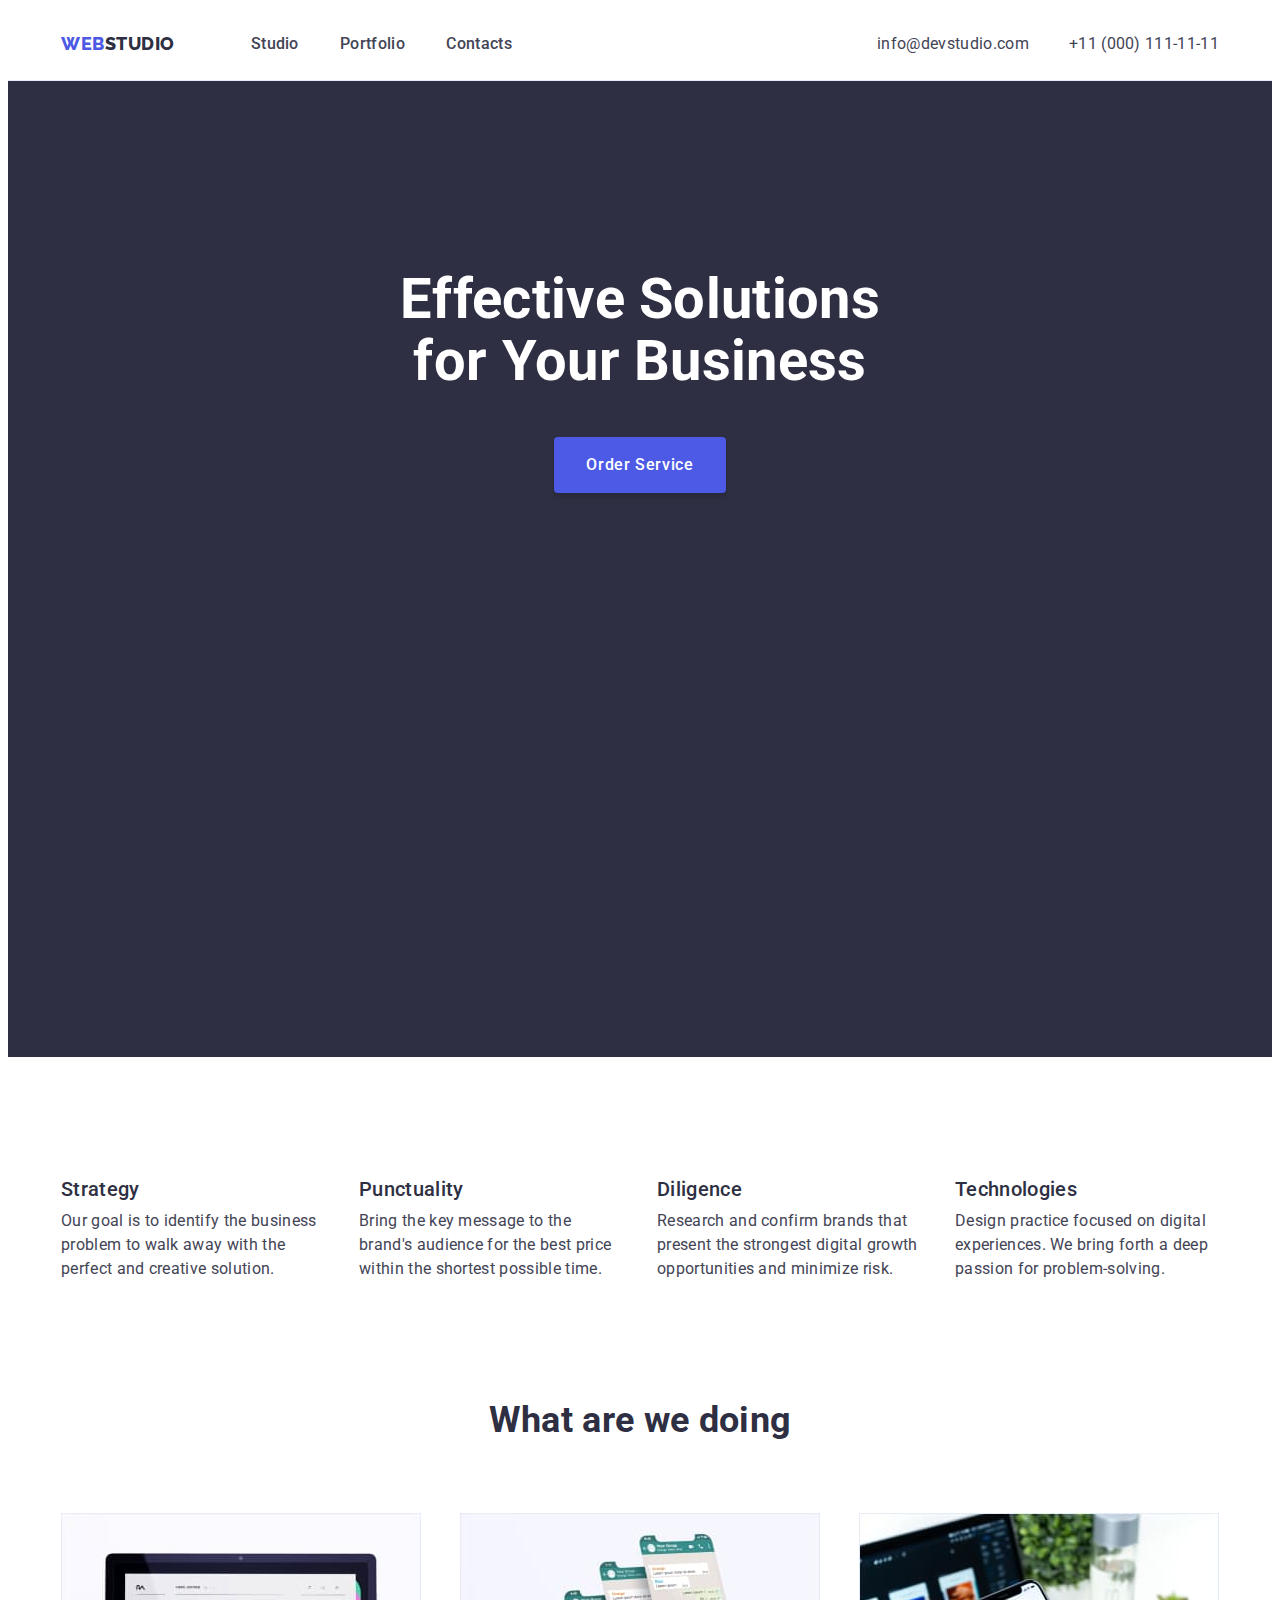
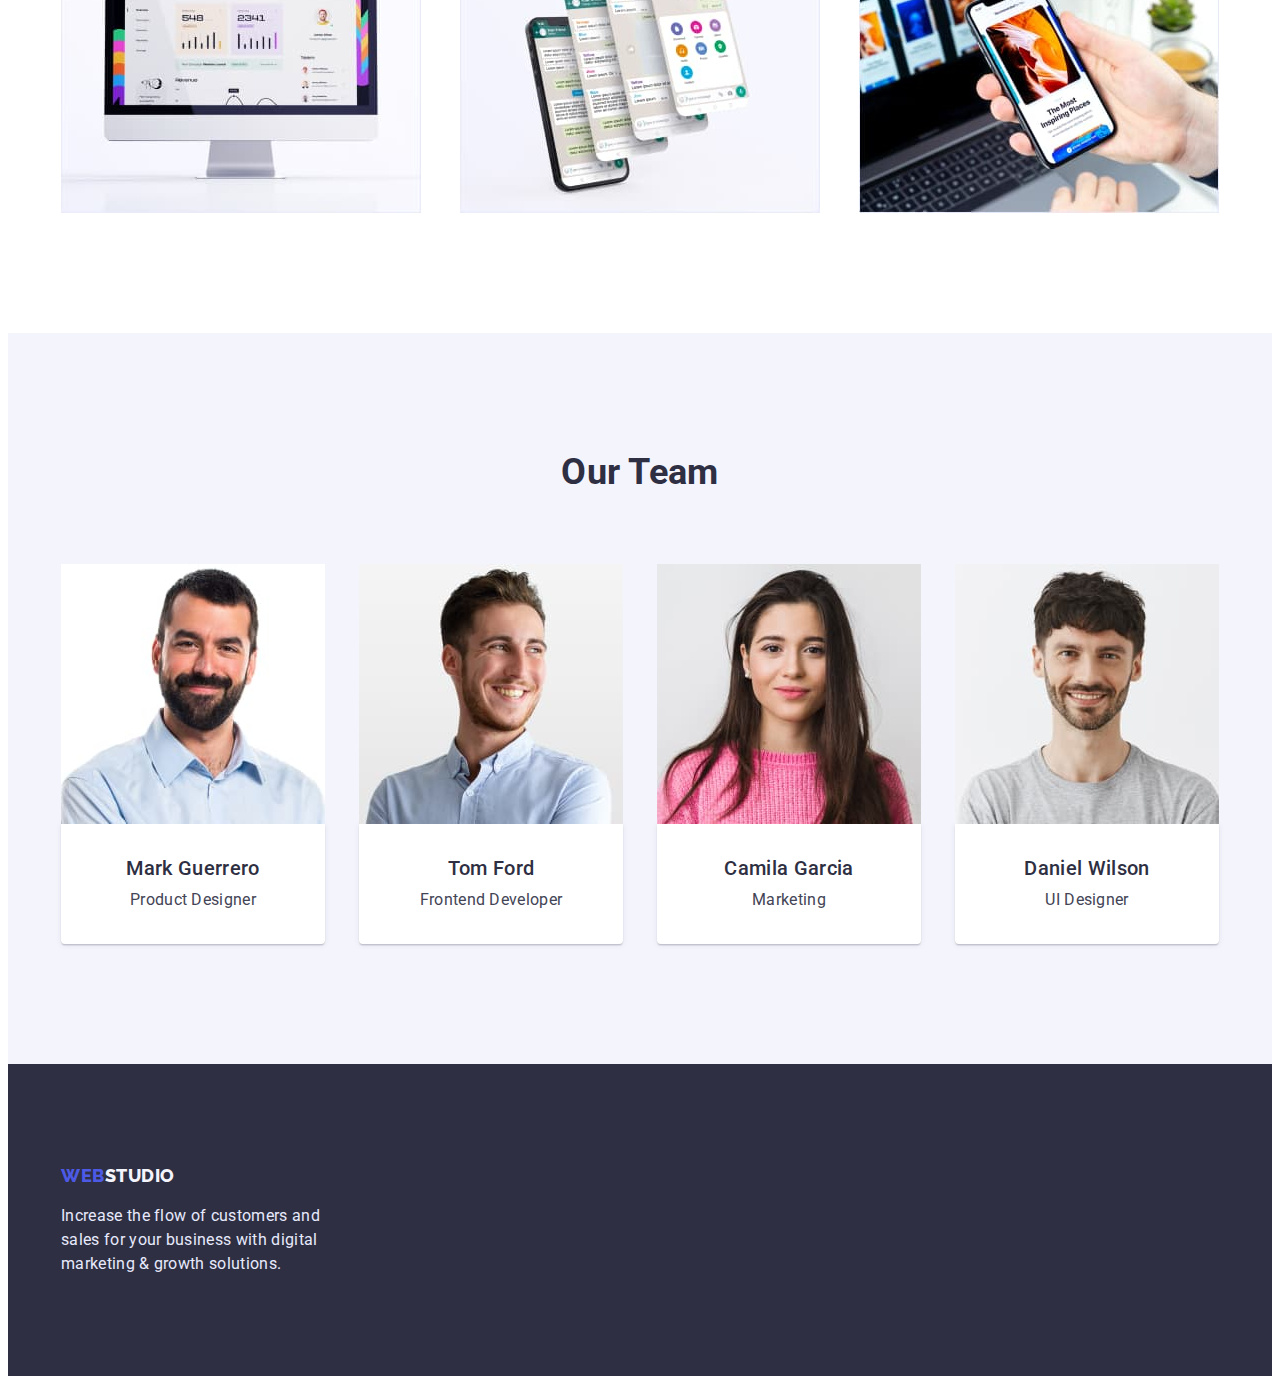
<file: index.html>
<!DOCTYPE html>
<html lang="en">
  <head>
    <meta charset="UTF-8" />
    <meta http-equiv="X-UA-Compatible" content="IE=edge" />
    <meta name="viewport" content="width=device-width, initial-scale=1.0" />
    <title>WebStudio</title>
    <link rel="preconnect" href="https://fonts.googleapis.com" />
    <link rel="preconnect" href="https://fonts.gstatic.com" crossorigin />
    <link
      href="https://fonts.googleapis.com/css2?family=Raleway:wght@800&family=Roboto:wght@400;500;700;900&display=swap"
      rel="stylesheet"
    />
    <link
      rel="stylesheet"
      href="https://cdnjs.cloudflare.com/ajax/libs/modern-normalize/1.1.0/modern-normalize.min.css"
      integrity="sha512-wpPYUAdjBVSE4KJnH1VR1HeZfpl1ub8YT/NKx4PuQ5NmX2tKuGu6U/JRp5y+Y8XG2tV+wKQpNHVUX03MfMFn9Q=="
      crossorigin="anonymous"
      referrerpolicy="no-referrer"
    />
    <link rel="stylesheet" href="./css/styles.css" />
  </head>

  <body>
    <!-- HEADER -->
    <header class="header">
      <div class="container header-container">
        <nav class="header-nav">
          <a href="./index.html" class="header-logo logo"
            >WEB<span class="header-logo-studio">STUDIO</span></a
          >
          <ul class="header-list list">
            <li class="header-item item">
              <a href="./index.html" class="header-link link">Studio</a>
            </li>
            <li class="header-item item">
              <a href="./portfolio.html" class="header-link link">Portfolio</a>
            </li>
            <li class="header-item item">
              <a href="" class="header-link link">Contacts</a>
            </li>
          </ul>
        </nav>
        <address class="header-address address">
          <ul class="header-address-list list">
            <li class="header-address-item item">
              <a
                href="mailto:info@devstudio.com"
                class="header-address-link mail link"
                >info@devstudio.com</a
              >
            </li>
            <li class="header-address-item item">
              <a href="tel:+110001111111" class="header-address-link tel link"
                >+11 (000) 111-11-11</a
              >
            </li>
          </ul>
        </address>
      </div>
    </header>
    <main>
      <!-- HERO -->
      <section class="hero">
        <div class="hero-container container">
          <h1 class="hero-title">Effective Solutions for Your Business</h1>
          <button type="button" class="hero-button button">
            Order Service
          </button>
        </div>
      </section>
      <!-- ADVENTAGES -->
      <section class="section-adventages">
        <div class="adventages-container container">
          <h2 class="visually-hidden">Our advantages</h2>
          <ul class="section-adventages-list list">
            <li class="section-adventages-item item">
              <h3 class="section-adventages-item-title item-title">Strategy</h3>
              <p class="section-adventages-item-text item-text">
                Our goal is to identify the business problem to walk away with
                the perfect and creative solution.
              </p>
            </li>
            <li class="section-adventages-item item">
              <h3 class="section-adventages-item-title item-title">
                Punctuality
              </h3>
              <p class="section-adventages-list-item-text item-text">
                Bring the key message to the brand's audience for the best price
                within the shortest possible time.
              </p>
            </li>
            <li class="section-adventages-item item">
              <h3 class="section-adventages-item-title item-title">
                Diligence
              </h3>
              <p class="section-adventages-item-text item-text">
                Research and confirm brands that present the strongest digital
                growth opportunities and minimize risk.
              </p>
            </li>
            <li class="section-adventages-item item">
              <h3 class="section-adventages-item-title item-title">
                Technologies
              </h3>
              <p class="section-adventages-item-text item-text">
                Design practice focused on digital experiences. We bring forth a
                deep passion for problem-solving.
              </p>
            </li>
          </ul>
        </div>
      </section>
      <!-- PROJECTS -->
      <section class="section-projects">
        <div class="projects-container container">
          <h2 class="section-projects-title section-title">
            What are we doing
          </h2>
          <ul class="section-projects-list list">
            <li class="section-projects-item item">
              <img
                src="./images/monitore.jpg"
                alt="monitore with graphics"
                width="360"
              />
            </li>
            <li class="section-projects-item item">
              <img
                src="./images/4displays.jpg"
                alt="cellphone with 4 displays"
                width="360"
              />
            </li>
            <li class="section-projects-item item">
              <img src="./images/cellphone.jpg" alt="cellphone" width="360" />
            </li>
          </ul>
        </div>
      </section>
      <!-- TEAM -->
      <section class="section-team">
        <div class="team-container container">
          <h2 class="section-team-title section-title">Our Team</h2>
          <ul class="section-team-list list">
            <li class="section-team-item item">
              <img src="./images/mark.jpg" alt="photo mark" width="264" />
              <div class="team-item-content-container">
                <h3 class="section-team-item-title item-title">
                  Mark Guerrero
                </h3>
                <p class="section-team-item-text item-text">Product Designer</p>
              </div>
            </li>

            <li class="section-team-item item">
              <img src="./images/tom.jpg" alt="photo tom" width="264" />
              <div class="team-item-content-container">
                <h3 class="section-team-item-title item-title">Tom Ford</h3>
                <p class="section-team-item-text item-text">
                  Frontend Developer
                </p>
              </div>
            </li>

            <li class="section-team-item item">
              <img src="./images/camila.jpg" alt="photo camila" width="264" />
              <div class="team-item-content-container">
                <h3 class="section-team-item-title item-title">
                  Camila Garcia
                </h3>
                <p class="section-team-item-text item-text">Marketing</p>
              </div>
            </li>

            <li class="section-team-item item">
              <img src="./images/daniel.jpg" alt="photo daniel" width="264" />
              <div class="team-item-content-container">
                <h3 class="section-team-item-title item-title">
                  Daniel Wilson
                </h3>
                <p class="section-team-item-text item-text">UI Designer</p>
              </div>
            </li>
          </ul>
        </div>
      </section>
    </main>

    <!-- FOOTER -->
    <footer class="footer">
      <div class="footer-container container">
        <a href="./index.html" class="footer-logo logo"
          >WEB<span class="footer-logo-studio">STUDIO</span></a
        >
        <p class="footer-text text">
          Increase the flow of customers and sales for your business with
          digital marketing & growth solutions.
        </p>
      </div>
    </footer>
  </body>
</html>
</file>
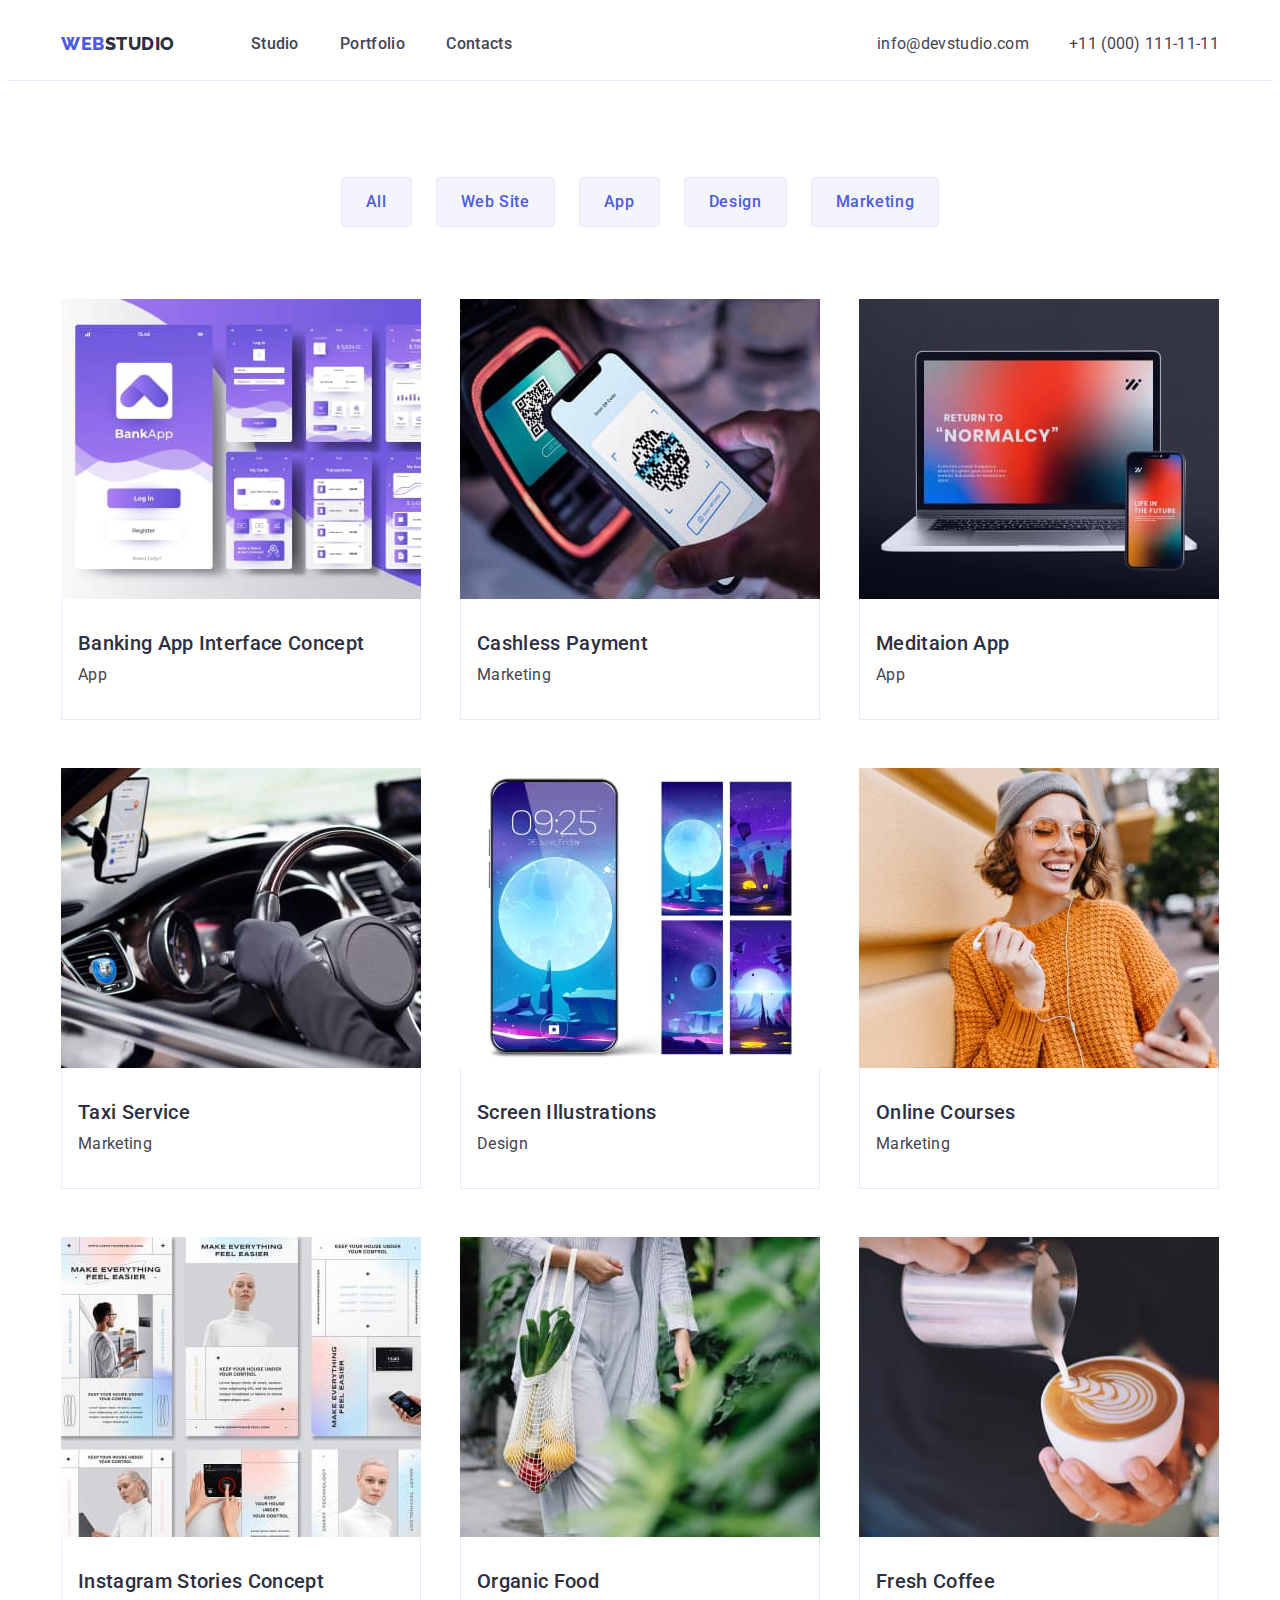
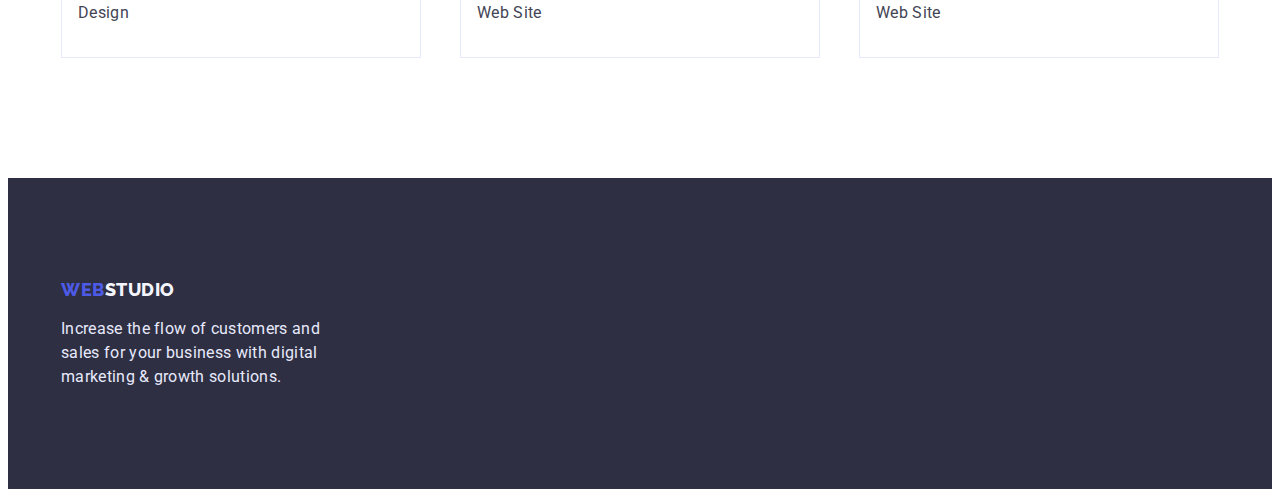
<file: portfolio.html>
<!DOCTYPE html>
<html lang="en">
  <head>
    <meta charset="UTF-8" />
    <meta http-equiv="X-UA-Compatible" content="IE=edge" />
    <meta name="viewport" content="width=device-width, initial-scale=1.0" />
    <title>WebStudio</title>
    <link rel="preconnect" href="https://fonts.googleapis.com" />
    <link rel="preconnect" href="https://fonts.gstatic.com" crossorigin />
    <link
      href="https://fonts.googleapis.com/css2?family=Raleway:wght@800&family=Roboto:wght@400;500;700;900&display=swap"
      rel="stylesheet"
    />
    <link
      rel="stylesheet"
      href="https://cdnjs.cloudflare.com/ajax/libs/modern-normalize/1.1.0/modern-normalize.min.css"
      integrity="sha512-wpPYUAdjBVSE4KJnH1VR1HeZfpl1ub8YT/NKx4PuQ5NmX2tKuGu6U/JRp5y+Y8XG2tV+wKQpNHVUX03MfMFn9Q=="
      crossorigin="anonymous"
      referrerpolicy="no-referrer"
    />
    <link rel="stylesheet" href="./css/styles.css" />
  </head>

  <body>
    <!-- HEADER -->
    <header class="header">
      <div class="container header-container">
        <nav class="header-nav">
          <a href="./index.html" class="header-logo logo"
            >WEB<span class="header-logo-studio">STUDIO</span></a
          >
          <ul class="header-list list">
            <li class="header-item item">
              <a href="./index.html" class="header-link link">Studio</a>
            </li>
            <li class="header-item item">
              <a href="./portfolio.html" class="header-link link">Portfolio</a>
            </li>
            <li class="header-item item">
              <a href="" class="header-link link">Contacts</a>
            </li>
          </ul>
        </nav>
        <address class="header-address address">
          <ul class="header-address-list list">
            <li class="header-address-item item">
              <a
                href="mailto:info@devstudio.com"
                class="header-address-link mail link"
                >info@devstudio.com</a
              >
            </li>
            <li class="header-address-item item">
              <a href="tel:+110001111111" class="header-address-link tel link"
                >+11 (000) 111-11-11</a
              >
            </li>
          </ul>
        </address>
      </div>
    </header>
    <main>
      <!-- BUTTONS -->
      <section class="portfolio">
        <div class="portfolio-contaner container">
          <h1 class="visually-hidden">Filter</h1>
          <ul class="portfolio-buttons-list list">
            <li class="portfolio-buttons-item item">
              <button type="button" class="portfolio-button button">All</button>
            </li>
            <li class="portfolio-buttons-item item">
              <button type="button" class="portfolio-button button">
                Web Site
              </button>
            </li>
            <li class="portfolio-buttons-item item">
              <button type="button" class="portfolio-button button">App</button>
            </li>
            <li class="portfolio-buttons-item item">
              <button type="button" class="portfolio-button button">
                Design
              </button>
            </li>
            <li class="portfolio-buttons-item item">
              <button type="button" class="portfolio-button button">
                Marketing
              </button>
            </li>
          </ul>

          <!-- CARDS PORTFOLIO -->

          <ul class="portfolio-cards-list list">
            <li class="portfolio-cards-item item">
              <img
                class="card"
                src="./images/banking-app.jpg"
                alt="screenshots of banking application"
                width="360"
              />
              <div class="cards-content-container">
                <h2 class="portfolio-cards-item-title item-title">
                  Banking App Interface Concept
                </h2>
                <p class="portfolio-cards-item-text item-text">App</p>
              </div>
            </li>
            <li class="portfolio-cards-item item">
              <img
                class="card"
                src="./images/payment.jpg"
                alt="payment with a cellphone"
                width="360"
              />
              <div class="cards-content-container">
                <h2 class="portfolio-cards-item-title item-title">
                  Cashless Payment
                </h2>
                <p class="portfolio-cards-item-text item-text">Marketing</p>
              </div>
            </li>
            <li class="portfolio-cards-item item">
              <img
                class="card"
                src="./images/meditation.jpg"
                alt="laptop and cellphone with the meditation app on displays"
                width="360"
              />
              <div class="cards-content-container">
                <h2 class="portfolio-cards-item-title item-title">
                  Meditaion App
                </h2>
                <p class="portfolio-cards-item-text item-text">App</p>
              </div>
            </li>
            <li class="portfolio-cards-item item">
              <img
                class="card"
                src="./images/taxi.jpg"
                alt="driver in the car"
                width="360"
              />
              <div class="cards-content-container">
                <h2 class="portfolio-cards-item-title item-title">
                  Taxi Service
                </h2>
                <p class="portfolio-cards-item-text item-text">Marketing</p>
              </div>
            </li>
            <li class="portfolio-cards-item item">
              <img
                class="card"
                src="./images/illustration.jpg"
                alt="illustrations for the cellphone display"
                width="360"
              />
              <div class="cards-content-container">
                <h2 class="portfolio-cards-item-title item-title">
                  Screen Illustrations
                </h2>
                <p class="portfolio-cards-item-text item-text">Design</p>
              </div>
            </li>
            <li class="portfolio-cards-item item">
              <img
                class="card"
                src="./images/online-courses.jpg"
                alt="the lady is looking on the cellphone and smiling"
                width="360"
              />
              <div class="cards-content-container">
                <h2 class="portfolio-cards-item-title item-title">
                  Online Courses
                </h2>
                <p class="portfolio-cards-item-text item-text">Marketing</p>
              </div>
            </li>
            <li class="portfolio-cards-item item">
              <img
                class="card"
                src="./images/insta.jpg"
                alt="screenshots of white hair ladys instagram"
                width="360"
              />
              <div class="cards-content-container">
                <h2 class="portfolio-cards-item-title item-title">
                  Instagram Stories Concept
                </h2>
                <p class="portfolio-cards-item-text item-text">Design</p>
              </div>
            </li>
            <li class="portfolio-cards-item item">
              <img
                class="card"
                src="./images/organic-food.jpg"
                alt="the walking person with a bag with fruits"
                width="360"
              />
              <div class="cards-content-container">
                <h2 class="portfolio-cards-item-title item-title">
                  Organic Food
                </h2>
                <p class="portfolio-cards-item-text item-text">Web Site</p>
              </div>
            </li>
            <li class="portfolio-cards-item item">
              <img
                class="card"
                src="./images/coffee.jpg"
                alt="barista is making coffee"
                width="360"
              />
              <div class="cards-content-container">
                <h2 class="portfolio-cards-item-title item-title">
                  Fresh Coffee
                </h2>
                <p class="portfolio-cards-item-text item-text">Web Site</p>
              </div>
            </li>
          </ul>
        </div>
      </section>
    </main>
    <!-- FOOTER -->
    <footer class="footer">
      <div class="container">
        <a href="./index.html" class="footer-logo logo"
          >WEB<span class="footer-logo-studio">STUDIO</span></a
        >
        <p class="footer-text text">
          Increase the flow of customers and sales for your business with
          digital marketing & growth solutions.
        </p>
      </div>
    </footer>
  </body>
</html>
</file>
<file: css/styles.css>
:root {
  --main-bgr-color: #ffffff;
  --main-text-color: #434455;
  --main-page-section-title-color: #2e2f42;

  --logo-main-color: #4d5ae5;
  --header-logo-studio-color: #2e2f42;
  --header-link-color: #434455;
  --header-link-hover-focus-color: #4d5ae5;

  --hero-bgr-color: #2e2f42;
  --hero-title-color: #ffffff;
  --hero-btn-content-color: #ffffff;
  --hero-btn-bgr-color: #4d5ae5;
  --hero-btn-bgr-color-hover-focus: #404bbf;

  --item-title-color: #2e2f42;

  --section-team-bgr-color: #f4f4fd;
  --team-item-bgr-color: #ffffff;

  --footer-bgr-color: #2e2f42;
  --footer-logo-studio-color: #f4f4fd;
  --footer-subtitle-color: #e7e9fc;

  --portfolio-btn-bgr-color-normal: #f4f4fd;
  --portfolio-btn-border: #e7e9fc;
  --portfolio-btn-bgr-color-hover-focus: #404bbf;
  --portfolio-btn-content-color: #4d5ae5;
  --portfolio-btn-content-color-hover-focus: #ffffff;
  --portfolio-cards-border-color: #e7e9fc;
}

img {
  display: block;
  max-width: 100%;
  height: auto;
}

.visually-hidden {
  position: absolute;
  width: 1px;
  height: 1px;
  margin: -1px;
  border: 0;
  padding: 0;
  white-space: nowrap;
  clip-path: inset(100%);
  clip: rect(0 0 0 0);
  overflow: hidden;
}

.container {
  margin-left: auto;
  margin-right: auto;
  width: 1158px;
  padding: 0 15px;
}

.list {
  list-style: none;
  margin: 0;
  padding: 0;
  display: flex;
  justify-content: space-between;
}

.link {
  text-decoration: none;
}

.button {
  cursor: pointer;
  font-family: inherit;
  border-radius: 4px;
  font-size: 16px;
  line-height: 1.5;
  font-weight: 500;
  letter-spacing: 0.04em;
}
.item {
  display: inline-block;
}

.item-title {
  font-weight: 500;
  font-size: 20px;
  line-height: 1.2;
  margin-top: 0;
  margin-bottom: 8px;
}
.item-text {
  margin-top: 0;
  margin-bottom: 0;
}

.section-title {
  margin: 0 auto 72px auto;
  text-align: center;
}

body {
  background-color: var(--main-bgr-color);
  color: var(--main-text-color);
  font-family: "Roboto", sans-serif;
  font-size: 16px;
  line-height: 1.5;
  letter-spacing: 0.02em;
}

/* --------------- HEADER --------------- */
.header {
  border-bottom: 1px solid var(--footer-subtitle-color);
}
.header-container {
  display: flex;
  justify-content: space-between;
}

.header-nav {
  display: flex;
  justify-content: space-between;
}

.logo {
  font-family: "Raleway", sans-serif;
  font-weight: 800;
  font-size: 18px;
  line-height: 1.3;
  text-decoration: none;
  letter-spacing: 0.03em;
  color: var(--logo-main-color);
}

.header-logo {
  padding: 24px 0;
  margin: 0 76px 0 0;
}

.header-logo-studio {
  color: var(--header-logo-studio-color);
}

.header-list {
  width: 261px;
}
.header-link {
  display: block;
  font-weight: 500;
  color: var(--header-link-color);
  padding: 24px 0;
}

.header-address-item {
  margin-right: 40px;
}

.header-address-item:last-child {
  margin-right: 0px;
}

.header-link:hover,
.header:link:focus {
  color: var(--header-link-hover-focus-color);
}

.header-address-link {
  display: block;
  padding: 24px 0;
  font-style: normal;
  color: var(--header-link-color);
}

.header-address-link:hover,
.header-address-link:focus {
  color: var(--header-link-hover-focus-color);
}

/* --------------- HERO --------------- */
.hero {
  background: var(--hero-bgr-color);
  height: 600px;
  padding-top: 188px;
  padding-bottom: 188px;
}

.hero-title {
  margin-top: 0;
  margin-bottom: 48px;
  margin-left: auto;
  margin-right: auto;
  width: 494px;
  height: 120px;
  text-align: center;
  font-weight: 700;
  font-size: 56px;
  line-height: 1.1;
  color: var(--hero-title-color);
}

.hero-button {
  display: block;
  margin: 0 auto;
  text-align: center;
  padding: 16px 32px;
  border: none;
  background: var(--hero-btn-bgr-color);
  color: var(--hero-btn-content-color);
  box-shadow: 0px 4px 4px rgba(0, 0, 0, 0.15);
}

.hero-button:hover,
.hero-button:focus {
  background: var(--hero-btn-bgr-color-hover-focus);
}

/* --------------- ADVANTAGES --------------- */
.section-adventages {
  padding-top: 120px;
  padding-bottom: 120px;
}

.section-adventages-item {
  width: 264px;
}

.section-adventages-item-title {
  color: var(--main-page-section-title-color);
}

/* --------------- PROJECTS --------------- */
.section-projects {
  padding-bottom: 120px;
}

.section-projects-title {
  font-weight: 700;
  font-size: 36px;
  line-height: 1.1;
  color: var(--main-page-section-title-color);
}

/* --------------- TEAM --------------- */
.section-team {
  background-color: var(--section-team-bgr-color);
  padding-bottom: 120px;
  padding-top: 120px;
}

.team-container {
  text-align: center;
}

.team-item-content-container {
  padding-top: 32px;
  padding-bottom: 32px;
  box-shadow: 0px 1px 6px rgba(46, 47, 66, 0.08),
    0px 1px 1px rgba(46, 47, 66, 0.16), 0px 2px 1px rgba(46, 47, 66, 0.08);
  border-radius: 0px 0px 4px 4px;
}
.section-team-item {
  background-color: var(--team-item-bgr-color);
}

.section-team-title {
  font-weight: 700;
  font-size: 36px;
  line-height: 1.1;
  color: var(--main-page-section-title-color);
}

.section-team-item-title {
  color: var(--item-title-color);
}

/* --------------- FOOTER --------------- */
.footer {
  background: var(--footer-bgr-color);
  padding-top: 100px;
  padding-bottom: 100px;
}

.footer-logo {
  margin-bottom: 16px;
  display: inline-block;
}

.footer-logo-studio {
  color: var(--footer-logo-studio-color);
  display: inline-block;
}

.footer-text {
  color: var(--footer-subtitle-color);
  width: 264px;
  margin: 0;
}

/* --------------- PORTFOLIO --------------- */
.portfolio {
  padding-top: 96px;
  padding-bottom: 120px;
}

.portfolio-buttons-list {
  display: flex;
  justify-content: center;
  margin-bottom: 72px;
}

.portfolio-buttons-item {
  margin-right: 24px;
}

.portfolio-buttons-item:last-child {
  margin-right: 0;
}

.portfolio-button {
  background-color: var(--portfolio-btn-bgr-color-normal);
  border: 1px solid var(--portfolio-btn-border);
  padding: 12px 24px;
  color: var(--portfolio-btn-content-color);
}

.portfolio-button:hover,
.portfolio-button:focus {
  background-color: var(--portfolio-btn-bgr-color-hover-focus);
  color: var(--portfolio-btn-content-color-hover-focus);
  box-shadow: 0px 3px 1px rgba(0, 0, 0, 0.1), 0px 2px 1px rgba(0, 0, 0, 0.08),
    0px 2px 2px rgba(0, 0, 0, 0.12);
  border-color: transparent;
}

.portfolio-cards-list {
  display: flex;
  flex-wrap: wrap;
}

.portfolio-cards-item {
  margin-bottom: 48px;
  margin-right: 24px;
}

.portfolio-cards-item:nth-child(3n) {
  margin-right: 0;
}

.portfolio-cards-item:nth-last-child(-n + 3) {
  margin-bottom: 0;
}

.portfolio-cards-item-title {
  color: var(--item-title-color);
}

.cards-content-container {
  border: 1px solid var(--portfolio-cards-border-color);
  border-top: none;
  padding: 32px 16px;
}
</file>
